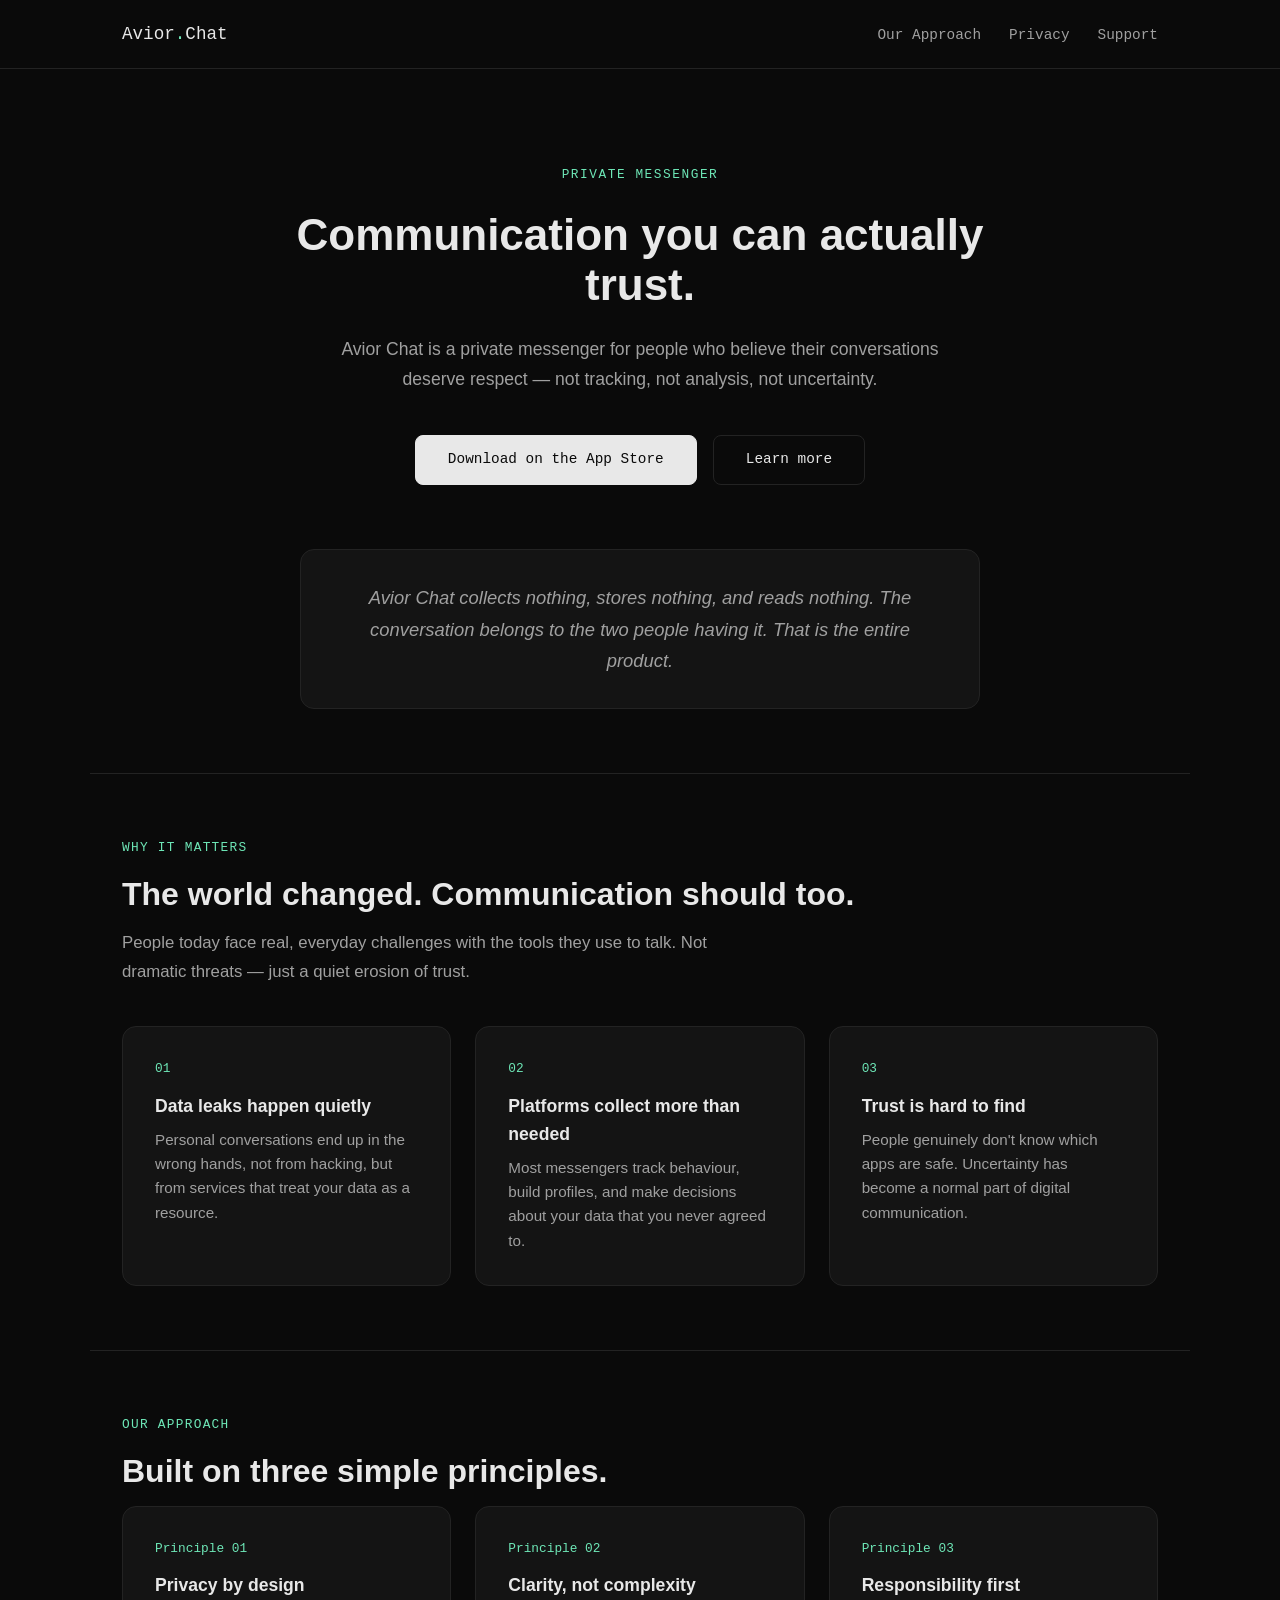
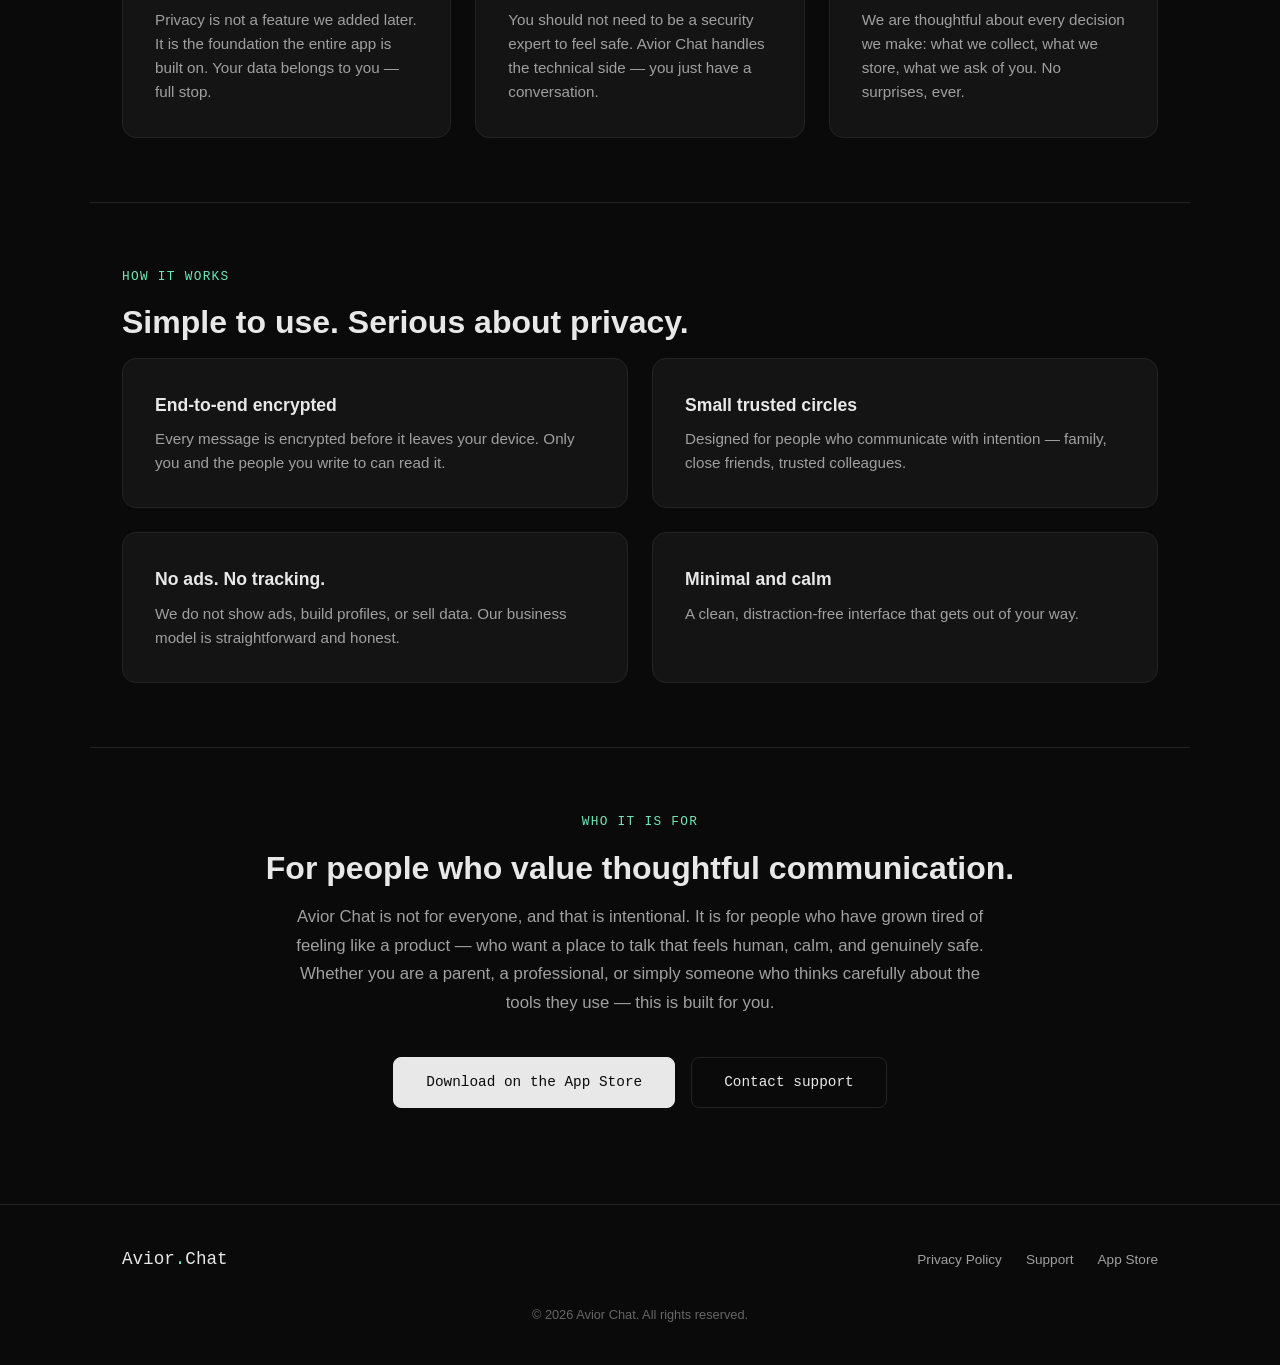
<file: index.html>
<!DOCTYPE html>
<html lang="en">
<head>
  <meta charset="UTF-8">
  <meta name="viewport" content="width=device-width, initial-scale=1.0">
  <meta name="description" content="Avior Chat is a private messenger for people who believe their conversations deserve respect — not tracking, not analysis, not uncertainty.">
  <title>Avior Chat — Communication you can actually trust.</title>
  <link rel="stylesheet" href="assets/styles.css">
</head>
<body>

  <!-- Nav -->
  <nav class="nav">
    <div class="nav-inner">
      <a href="index.html" class="logo">Avior<span class="dot">.</span>Chat</a>
      <ul class="nav-links">
        <li><a href="#approach">Our Approach</a></li>
        <li><a href="privacy.html">Privacy</a></li>
        <li><a href="support.html">Support</a></li>
      </ul>
    </div>
  </nav>

  <!-- Hero -->
  <section class="hero">
    <div class="eyebrow">Private Messenger</div>
    <h1>Communication you can actually trust.</h1>
    <p>Avior Chat is a private messenger for people who believe their conversations deserve respect — not tracking, not analysis, not uncertainty.</p>
    <div class="cta-row">
      <a href="#" class="btn btn-primary">Download on the App Store</a>
      <a href="#approach" class="btn btn-secondary">Learn more</a>
    </div>
  </section>

  <!-- Name origin -->
  <section class="origin">
    <p class="origin-statement">Avior Chat collects nothing, stores nothing, and reads nothing. The conversation belongs to the two people having it. That is the entire product.</p>
  </section>

  <!-- Why it matters -->
  <section class="block" id="why">
    <div class="section-label">Why it matters</div>
    <h2 class="section-heading">The world changed. Communication should too.</h2>
    <p class="section-intro">People today face real, everyday challenges with the tools they use to talk. Not dramatic threats — just a quiet erosion of trust.</p>
    <div class="grid grid-3">
      <div class="card">
        <div class="index">01</div>
        <h3>Data leaks happen quietly</h3>
        <p>Personal conversations end up in the wrong hands, not from hacking, but from services that treat your data as a resource.</p>
      </div>
      <div class="card">
        <div class="index">02</div>
        <h3>Platforms collect more than needed</h3>
        <p>Most messengers track behaviour, build profiles, and make decisions about your data that you never agreed to.</p>
      </div>
      <div class="card">
        <div class="index">03</div>
        <h3>Trust is hard to find</h3>
        <p>People genuinely don't know which apps are safe. Uncertainty has become a normal part of digital communication.</p>
      </div>
    </div>
  </section>

  <!-- Our approach -->
  <section class="block" id="approach">
    <div class="section-label">Our approach</div>
    <h2 class="section-heading">Built on three simple principles.</h2>
    <div class="grid grid-3">
      <div class="card">
        <div class="index">Principle 01</div>
        <h3>Privacy by design</h3>
        <p>Privacy is not a feature we added later. It is the foundation the entire app is built on. Your data belongs to you — full stop.</p>
      </div>
      <div class="card">
        <div class="index">Principle 02</div>
        <h3>Clarity, not complexity</h3>
        <p>You should not need to be a security expert to feel safe. Avior Chat handles the technical side — you just have a conversation.</p>
      </div>
      <div class="card">
        <div class="index">Principle 03</div>
        <h3>Responsibility first</h3>
        <p>We are thoughtful about every decision we make: what we collect, what we store, what we ask of you. No surprises, ever.</p>
      </div>
    </div>
  </section>

  <!-- How it works -->
  <section class="block" id="how">
    <div class="section-label">How it works</div>
    <h2 class="section-heading">Simple to use. Serious about privacy.</h2>
    <div class="grid grid-4">
      <div class="card">
        <h3>End-to-end encrypted</h3>
        <p>Every message is encrypted before it leaves your device. Only you and the people you write to can read it.</p>
      </div>
      <div class="card">
        <h3>Small trusted circles</h3>
        <p>Designed for people who communicate with intention — family, close friends, trusted colleagues.</p>
      </div>
      <div class="card">
        <h3>No ads. No tracking.</h3>
        <p>We do not show ads, build profiles, or sell data. Our business model is straightforward and honest.</p>
      </div>
      <div class="card">
        <h3>Minimal and calm</h3>
        <p>A clean, distraction-free interface that gets out of your way.</p>
      </div>
    </div>
  </section>

  <!-- Who it is for -->
  <section class="block who" id="who">
    <div class="section-label">Who it is for</div>
    <h2 class="section-heading">For people who value thoughtful communication.</h2>
    <p class="section-intro">Avior Chat is not for everyone, and that is intentional. It is for people who have grown tired of feeling like a product — who want a place to talk that feels human, calm, and genuinely safe. Whether you are a parent, a professional, or simply someone who thinks carefully about the tools they use — this is built for you.</p>
    <div class="cta-row">
      <a href="#" class="btn btn-primary">Download on the App Store</a>
      <a href="support.html" class="btn btn-secondary">Contact support</a>
    </div>
  </section>

  <!-- Footer -->
  <footer>
    <div class="footer-inner">
      <a href="index.html" class="logo">Avior<span class="dot">.</span>Chat</a>
      <ul class="footer-links">
        <li><a href="privacy.html">Privacy Policy</a></li>
        <li><a href="support.html">Support</a></li>
        <li><a href="#">App Store</a></li>
      </ul>
      <div class="copyright">&copy; 2026 Avior Chat. All rights reserved.</div>
    </div>
  </footer>

</body>
</html>
</file>
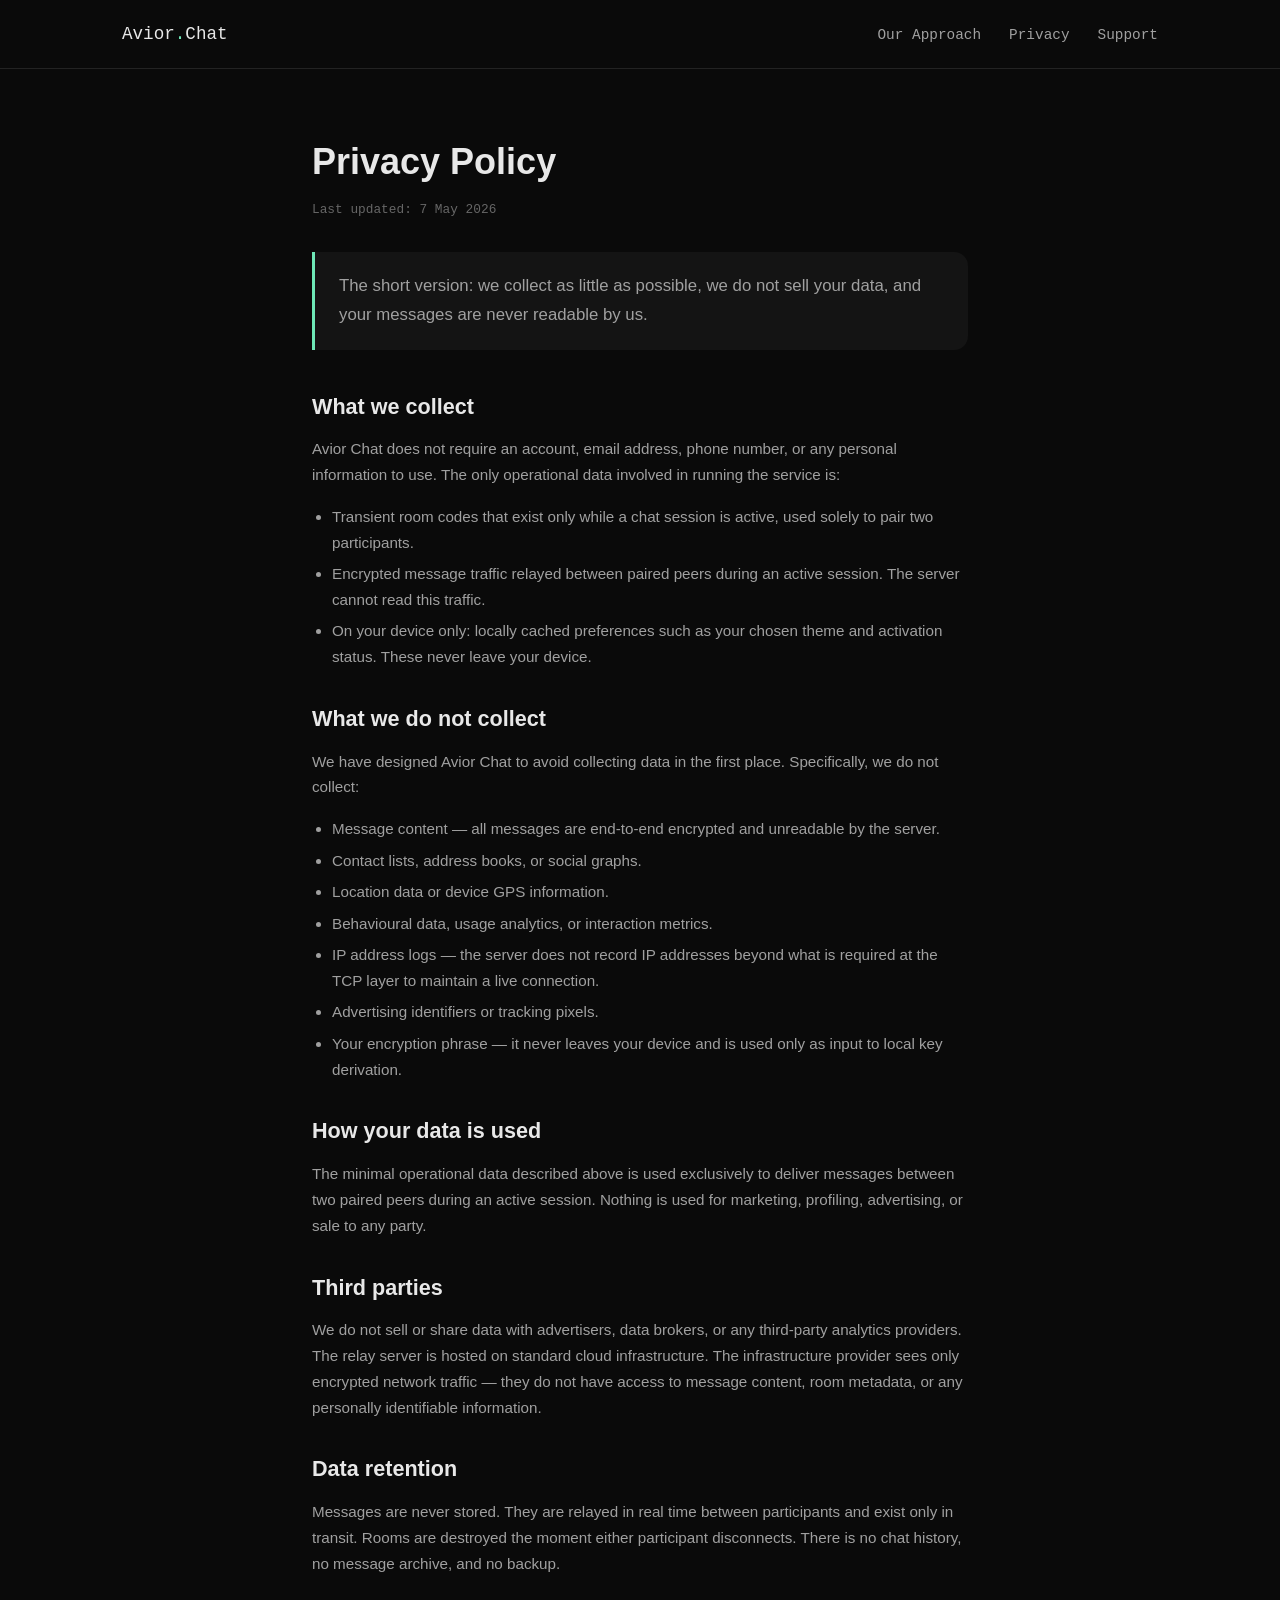
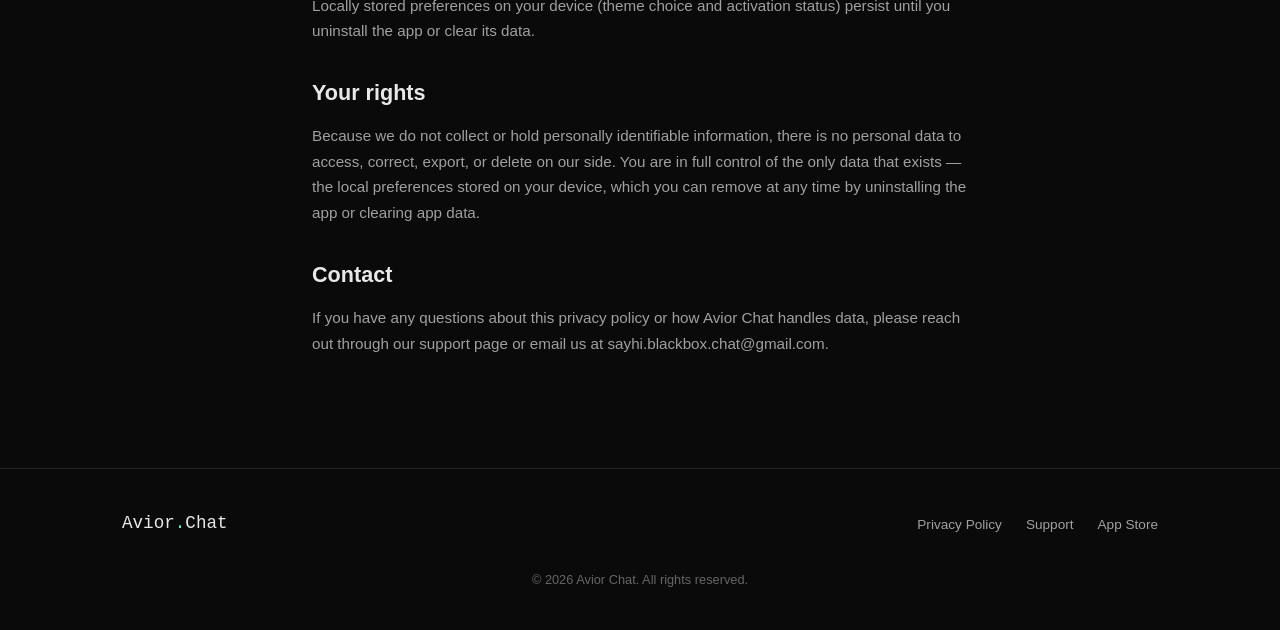
<file: privacy.html>
<!DOCTYPE html>
<html lang="en">
<head>
  <meta charset="UTF-8">
  <meta name="viewport" content="width=device-width, initial-scale=1.0">
  <title>Privacy Policy — Avior Chat</title>
  <link rel="stylesheet" href="assets/styles.css">
</head>
<body>

  <!-- Nav -->
  <nav class="nav">
    <div class="nav-inner">
      <a href="index.html" class="logo">Avior<span class="dot">.</span>Chat</a>
      <ul class="nav-links">
        <li><a href="index.html#approach">Our Approach</a></li>
        <li><a href="privacy.html">Privacy</a></li>
        <li><a href="support.html">Support</a></li>
      </ul>
    </div>
  </nav>

  <!-- Page body -->
  <div class="page">
    <h1>Privacy Policy</h1>
    <p class="updated">Last updated: 7 May 2026</p>

    <div class="highlight">The short version: we collect as little as possible, we do not sell your data, and your messages are never readable by us.</div>

    <h2>What we collect</h2>
    <p>Avior Chat does not require an account, email address, phone number, or any personal information to use. The only operational data involved in running the service is:</p>
    <ul>
      <li>Transient room codes that exist only while a chat session is active, used solely to pair two participants.</li>
      <li>Encrypted message traffic relayed between paired peers during an active session. The server cannot read this traffic.</li>
      <li>On your device only: locally cached preferences such as your chosen theme and activation status. These never leave your device.</li>
    </ul>

    <h2>What we do not collect</h2>
    <p>We have designed Avior Chat to avoid collecting data in the first place. Specifically, we do not collect:</p>
    <ul>
      <li>Message content — all messages are end-to-end encrypted and unreadable by the server.</li>
      <li>Contact lists, address books, or social graphs.</li>
      <li>Location data or device GPS information.</li>
      <li>Behavioural data, usage analytics, or interaction metrics.</li>
      <li>IP address logs — the server does not record IP addresses beyond what is required at the TCP layer to maintain a live connection.</li>
      <li>Advertising identifiers or tracking pixels.</li>
      <li>Your encryption phrase — it never leaves your device and is used only as input to local key derivation.</li>
    </ul>

    <h2>How your data is used</h2>
    <p>The minimal operational data described above is used exclusively to deliver messages between two paired peers during an active session. Nothing is used for marketing, profiling, advertising, or sale to any party.</p>

    <h2>Third parties</h2>
    <p>We do not sell or share data with advertisers, data brokers, or any third-party analytics providers. The relay server is hosted on standard cloud infrastructure. The infrastructure provider sees only encrypted network traffic — they do not have access to message content, room metadata, or any personally identifiable information.</p>

    <h2>Data retention</h2>
    <p>Messages are never stored. They are relayed in real time between participants and exist only in transit. Rooms are destroyed the moment either participant disconnects. There is no chat history, no message archive, and no backup.</p>
    <p>Locally stored preferences on your device (theme choice and activation status) persist until you uninstall the app or clear its data.</p>

    <h2>Your rights</h2>
    <p>Because we do not collect or hold personally identifiable information, there is no personal data to access, correct, export, or delete on our side. You are in full control of the only data that exists — the local preferences stored on your device, which you can remove at any time by uninstalling the app or clearing app data.</p>

    <h2>Contact</h2>
    <p>If you have any questions about this privacy policy or how Avior Chat handles data, please reach out through our <a href="support.html">support page</a> or email us at <a href="mailto:sayhi.blackbox.chat@gmail.com">sayhi.blackbox.chat@gmail.com</a>.</p>
  </div>

  <!-- Footer -->
  <footer>
    <div class="footer-inner">
      <a href="index.html" class="logo">Avior<span class="dot">.</span>Chat</a>
      <ul class="footer-links">
        <li><a href="privacy.html">Privacy Policy</a></li>
        <li><a href="support.html">Support</a></li>
        <li><a href="#">App Store</a></li>
      </ul>
      <div class="copyright">&copy; 2026 Avior Chat. All rights reserved.</div>
    </div>
  </footer>

</body>
</html>
</file>
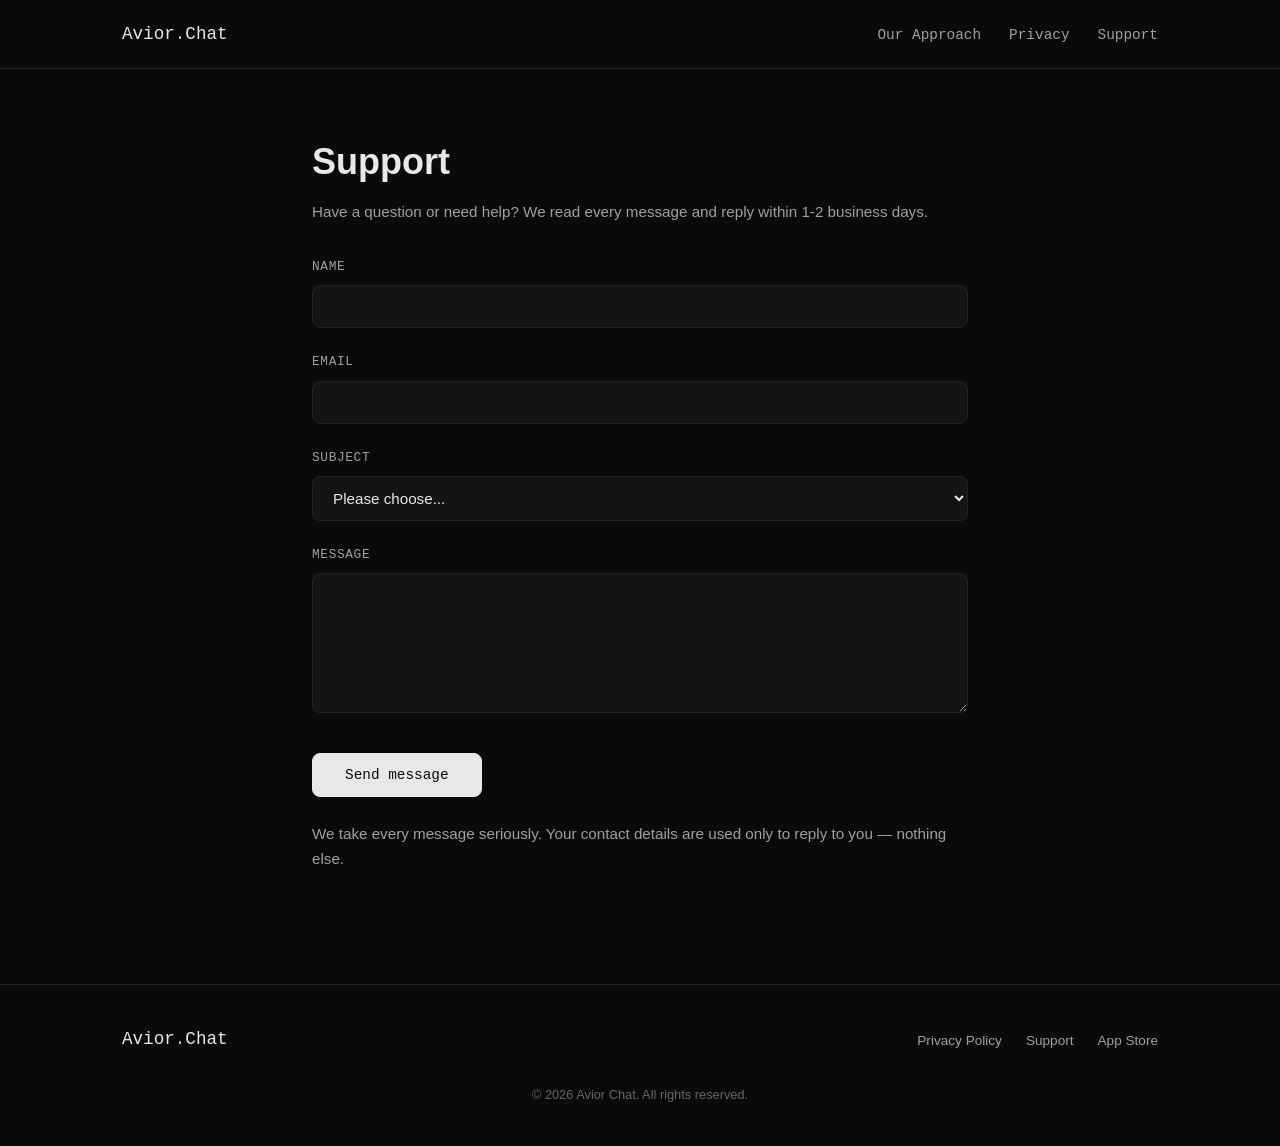
<file: support.html>
<!DOCTYPE html>
<html lang="en">
<head>
  <meta charset="UTF-8">
  <meta name="viewport" content="width=device-width, initial-scale=1.0">
  <title>Support — Avior Chat</title>
  <link rel="stylesheet" href="assets/styles.css">
</head>
<body>

  <!-- Nav -->
  <nav class="nav">
    <div class="nav-inner">
      <a href="index.html" class="logo">Avior<span class="dot">.</span>Chat</a>
      <ul class="nav-links">
        <li><a href="index.html#approach">Our Approach</a></li>
        <li><a href="privacy.html">Privacy</a></li>
        <li><a href="support.html">Support</a></li>
      </ul>
    </div>
  </nav>

  <!-- Page body -->
  <div class="page">
    <h1>Support</h1>
    <p>Have a question or need help? We read every message and reply within 1-2 business days.</p>

    <div id="sent-banner" style="display:none;border-left:3px solid var(--accent);padding:1.25rem 1.5rem;background:var(--bg-elevated);border-radius:0 var(--radius) var(--radius) 0;margin:1.5rem 0;color:var(--accent);">Thank you! Your message has been sent. We will get back to you soon.</div>
    <script>if(location.search.indexOf('sent=1')!==-1){document.getElementById('sent-banner').style.display='block';}</script>

    <form class="form" method="POST" action="https://formsubmit.co/sayhi.blackbox.chat@gmail.com">
      <input type="hidden" name="_subject" value="Avior Chat — Support request">
      <input type="hidden" name="_template" value="table">
      <input type="hidden" name="_captcha" value="true">
      <input type="hidden" name="_next" value="https://yurii-khimka.github.io/avior-chat-site/support.html?sent=1">

      <div class="field">
        <label for="name">Name</label>
        <input type="text" id="name" name="name" required>
      </div>

      <div class="field">
        <label for="email">Email</label>
        <input type="email" id="email" name="email" required>
      </div>

      <div class="field">
        <label for="subject">Subject</label>
        <select id="subject" name="subject" required>
          <option value="" disabled selected>Please choose...</option>
          <option value="General question">General question</option>
          <option value="Bug report">Bug report</option>
          <option value="Account issue">Account issue</option>
          <option value="Other">Other</option>
        </select>
      </div>

      <div class="field">
        <label for="message">Message</label>
        <textarea id="message" name="message" required></textarea>
      </div>

      <button type="submit" class="btn btn-primary">Send message</button>
    </form>

    <p class="form-note">We take every message seriously. Your contact details are used only to reply to you — nothing else.</p>
  </div>

  <!-- Footer -->
  <footer>
    <div class="footer-inner">
      <a href="index.html" class="logo">Avior<span class="dot">.</span>Chat</a>
      <ul class="footer-links">
        <li><a href="privacy.html">Privacy Policy</a></li>
        <li><a href="support.html">Support</a></li>
        <li><a href="#">App Store</a></li>
      </ul>
      <div class="copyright">&copy; 2026 Avior Chat. All rights reserved.</div>
    </div>
  </footer>

</body>
</html>
</file>
<file: assets/styles.css>
:root {
  --bg: #0a0a0a;
  --bg-elevated: #141414;
  --border: #232323;
  --fg: #e8e8e8;
  --fg-dim: #a0a0a0;
  --fg-muted: #666;
  --accent: #6ee7b7;
  --max-width: 1100px;
  --radius: 14px;
  --font-sans: -apple-system, BlinkMacSystemFont, 'Segoe UI', Roboto, Helvetica, Arial, sans-serif;
  --font-mono: 'SFMono-Regular', Consolas, 'Liberation Mono', Menlo, Courier, monospace;
}

*,
*::before,
*::after {
  margin: 0;
  padding: 0;
  box-sizing: border-box;
}

html {
  font-size: 16px;
  -webkit-font-smoothing: antialiased;
}

body {
  font-family: var(--font-sans);
  background: var(--bg);
  color: var(--fg);
  line-height: 1.6;
}

a {
  color: var(--fg-dim);
  text-decoration: none;
  transition: color 150ms;
}

a:hover {
  color: var(--accent);
}

/* ── Nav ────────────────────────────────── */

.nav {
  border-bottom: 1px solid var(--border);
}

.nav-inner {
  max-width: var(--max-width);
  margin: 0 auto;
  padding: 1.25rem 2rem;
  display: flex;
  justify-content: space-between;
  align-items: center;
  flex-wrap: wrap;
  gap: 1rem;
}

.logo {
  font-family: var(--font-mono);
  font-size: 1.1rem;
  color: var(--fg);
  text-decoration: none;
}

.logo .dot {
  color: var(--accent);
}

.nav-links {
  display: flex;
  gap: 1.75rem;
  list-style: none;
}

.nav-links a {
  font-size: 0.9rem;
  font-family: var(--font-mono);
}

/* ── Hero ───────────────────────────────── */

.hero {
  max-width: var(--max-width);
  margin: 0 auto;
  padding: 6rem 2rem 4rem;
  text-align: center;
}

.eyebrow {
  font-family: var(--font-mono);
  font-size: 0.8rem;
  color: var(--accent);
  text-transform: uppercase;
  letter-spacing: 0.12em;
  margin-bottom: 1.5rem;
}

.hero h1 {
  font-size: 2.75rem;
  line-height: 1.15;
  font-weight: 700;
  max-width: 700px;
  margin: 0 auto 1.5rem;
}

.hero p {
  font-size: 1.1rem;
  color: var(--fg-dim);
  max-width: 620px;
  margin: 0 auto 2.5rem;
  line-height: 1.7;
}

.cta-row {
  display: flex;
  justify-content: center;
  gap: 1rem;
  flex-wrap: wrap;
}

/* ── Buttons ────────────────────────────── */

.btn {
  display: inline-block;
  font-family: var(--font-mono);
  font-size: 0.9rem;
  padding: 0.8rem 2rem;
  border-radius: 8px;
  border: 1px solid var(--border);
  cursor: pointer;
  transition: border-color 150ms, background 150ms;
  text-decoration: none;
  text-align: center;
}

.btn-primary {
  background: var(--fg);
  color: var(--bg);
  border-color: var(--fg);
}

.btn-primary:hover {
  background: var(--accent);
  border-color: var(--accent);
  color: var(--bg);
}

.btn-secondary {
  background: transparent;
  color: var(--fg);
  border-color: var(--border);
}

.btn-secondary:hover {
  border-color: var(--accent);
  color: var(--accent);
}

/* ── Origin card ────────────────────────── */

.origin {
  max-width: var(--max-width);
  margin: 0 auto;
  padding: 0 2rem 4rem;
  text-align: center;
}

.origin-statement {
  font-size: 1.15rem;
  font-style: italic;
  color: var(--fg-dim);
  max-width: 680px;
  margin: 0 auto;
  line-height: 1.7;
  padding: 2rem 2.5rem;
  background: var(--bg-elevated);
  border: 1px solid var(--border);
  border-radius: var(--radius);
}

/* ── Section blocks ─────────────────────── */

.block {
  max-width: var(--max-width);
  margin: 0 auto;
  padding: 4rem 2rem;
  border-top: 1px solid var(--border);
}

.section-label {
  font-family: var(--font-mono);
  font-size: 0.8rem;
  color: var(--accent);
  text-transform: uppercase;
  letter-spacing: 0.1em;
  margin-bottom: 1rem;
}

.section-heading {
  font-size: 2rem;
  font-weight: 700;
  margin-bottom: 1rem;
  line-height: 1.2;
}

.section-intro {
  font-size: 1.05rem;
  color: var(--fg-dim);
  max-width: 620px;
  margin-bottom: 2.5rem;
  line-height: 1.7;
}

/* ── Grids + Cards ──────────────────────── */

.grid {
  display: grid;
  gap: 1.5rem;
}

.grid-3 {
  grid-template-columns: repeat(3, 1fr);
}

.grid-4 {
  grid-template-columns: repeat(2, 1fr);
}

.card {
  background: var(--bg-elevated);
  border: 1px solid var(--border);
  border-radius: var(--radius);
  padding: 2rem;
}

.card .index {
  font-family: var(--font-mono);
  font-size: 0.8rem;
  color: var(--accent);
  margin-bottom: 0.75rem;
}

.card h3 {
  font-size: 1.1rem;
  font-weight: 600;
  margin-bottom: 0.5rem;
}

.card p {
  font-size: 0.95rem;
  color: var(--fg-dim);
  line-height: 1.6;
}

/* ── Who section (centered) ─────────────── */

.who {
  text-align: center;
}

.who .section-intro {
  max-width: 700px;
  margin-left: auto;
  margin-right: auto;
}

.who .cta-row {
  margin-top: 2.5rem;
}

/* ── Footer ─────────────────────────────── */

footer {
  border-top: 1px solid var(--border);
  margin-top: 2rem;
}

.footer-inner {
  max-width: var(--max-width);
  margin: 0 auto;
  padding: 2.5rem 2rem;
  display: flex;
  justify-content: space-between;
  align-items: center;
  flex-wrap: wrap;
  gap: 1rem;
}

.footer-links {
  display: flex;
  gap: 1.5rem;
  list-style: none;
}

.footer-links a {
  font-size: 0.85rem;
}

.copyright {
  font-size: 0.8rem;
  color: var(--fg-muted);
  width: 100%;
  text-align: center;
  margin-top: 1rem;
}

/* ── Page wrapper (privacy / support) ───── */

.page {
  max-width: 720px;
  margin: 0 auto;
  padding: 4rem 2rem;
}

.page h1 {
  font-size: 2.25rem;
  font-weight: 700;
  margin-bottom: 0.5rem;
}

.page .updated {
  font-family: var(--font-mono);
  font-size: 0.8rem;
  color: var(--fg-muted);
  margin-bottom: 2rem;
}

.highlight {
  border-left: 3px solid var(--accent);
  padding: 1.25rem 1.5rem;
  background: var(--bg-elevated);
  border-radius: 0 var(--radius) var(--radius) 0;
  margin-bottom: 2.5rem;
  font-size: 1.05rem;
  color: var(--fg-dim);
  line-height: 1.7;
}

.page h2 {
  font-size: 1.35rem;
  font-weight: 600;
  margin-top: 2rem;
  margin-bottom: 0.75rem;
}

.page p {
  font-size: 0.95rem;
  color: var(--fg-dim);
  line-height: 1.7;
  margin-bottom: 1rem;
}

.page ul {
  list-style: disc;
  padding-left: 1.25rem;
  margin-bottom: 1rem;
}

.page li {
  font-size: 0.95rem;
  color: var(--fg-dim);
  line-height: 1.7;
  margin-bottom: 0.35rem;
}

/* ── Form ───────────────────────────────── */

.form {
  margin-top: 2rem;
}

.field {
  margin-bottom: 1.5rem;
}

.field label {
  display: block;
  font-family: var(--font-mono);
  font-size: 0.8rem;
  color: var(--fg-dim);
  text-transform: uppercase;
  letter-spacing: 0.05em;
  margin-bottom: 0.5rem;
}

.field input,
.field select,
.field textarea {
  width: 100%;
  padding: 0.75rem 1rem;
  font-family: var(--font-sans);
  font-size: 0.95rem;
  color: var(--fg);
  background: var(--bg-elevated);
  border: 1px solid var(--border);
  border-radius: 8px;
  outline: none;
  transition: border-color 150ms;
}

.field input:focus,
.field select:focus,
.field textarea:focus {
  border-color: var(--accent);
}

.field textarea {
  min-height: 140px;
  resize: vertical;
}

.field select {
  appearance: auto;
}

.form .btn {
  margin-top: 0.5rem;
}

.form-note {
  margin-top: 1.5rem;
  font-size: 0.85rem;
  color: var(--fg-muted);
  line-height: 1.6;
}

/* ── Responsive ─────────────────────────── */

@media (max-width: 900px) {
  .hero h1 {
    font-size: 2rem;
  }

  .section-heading {
    font-size: 1.5rem;
  }

  .grid-3,
  .grid-4 {
    grid-template-columns: 1fr;
  }

  .nav-inner {
    padding: 1rem 1.25rem;
  }

  .hero {
    padding: 4rem 1.25rem 3rem;
  }

  .block {
    padding: 3rem 1.25rem;
  }

  .page {
    padding: 3rem 1.25rem;
  }

  .footer-inner {
    padding: 2rem 1.25rem;
    flex-direction: column;
    text-align: center;
  }

  .footer-links {
    justify-content: center;
  }
}
</file>
